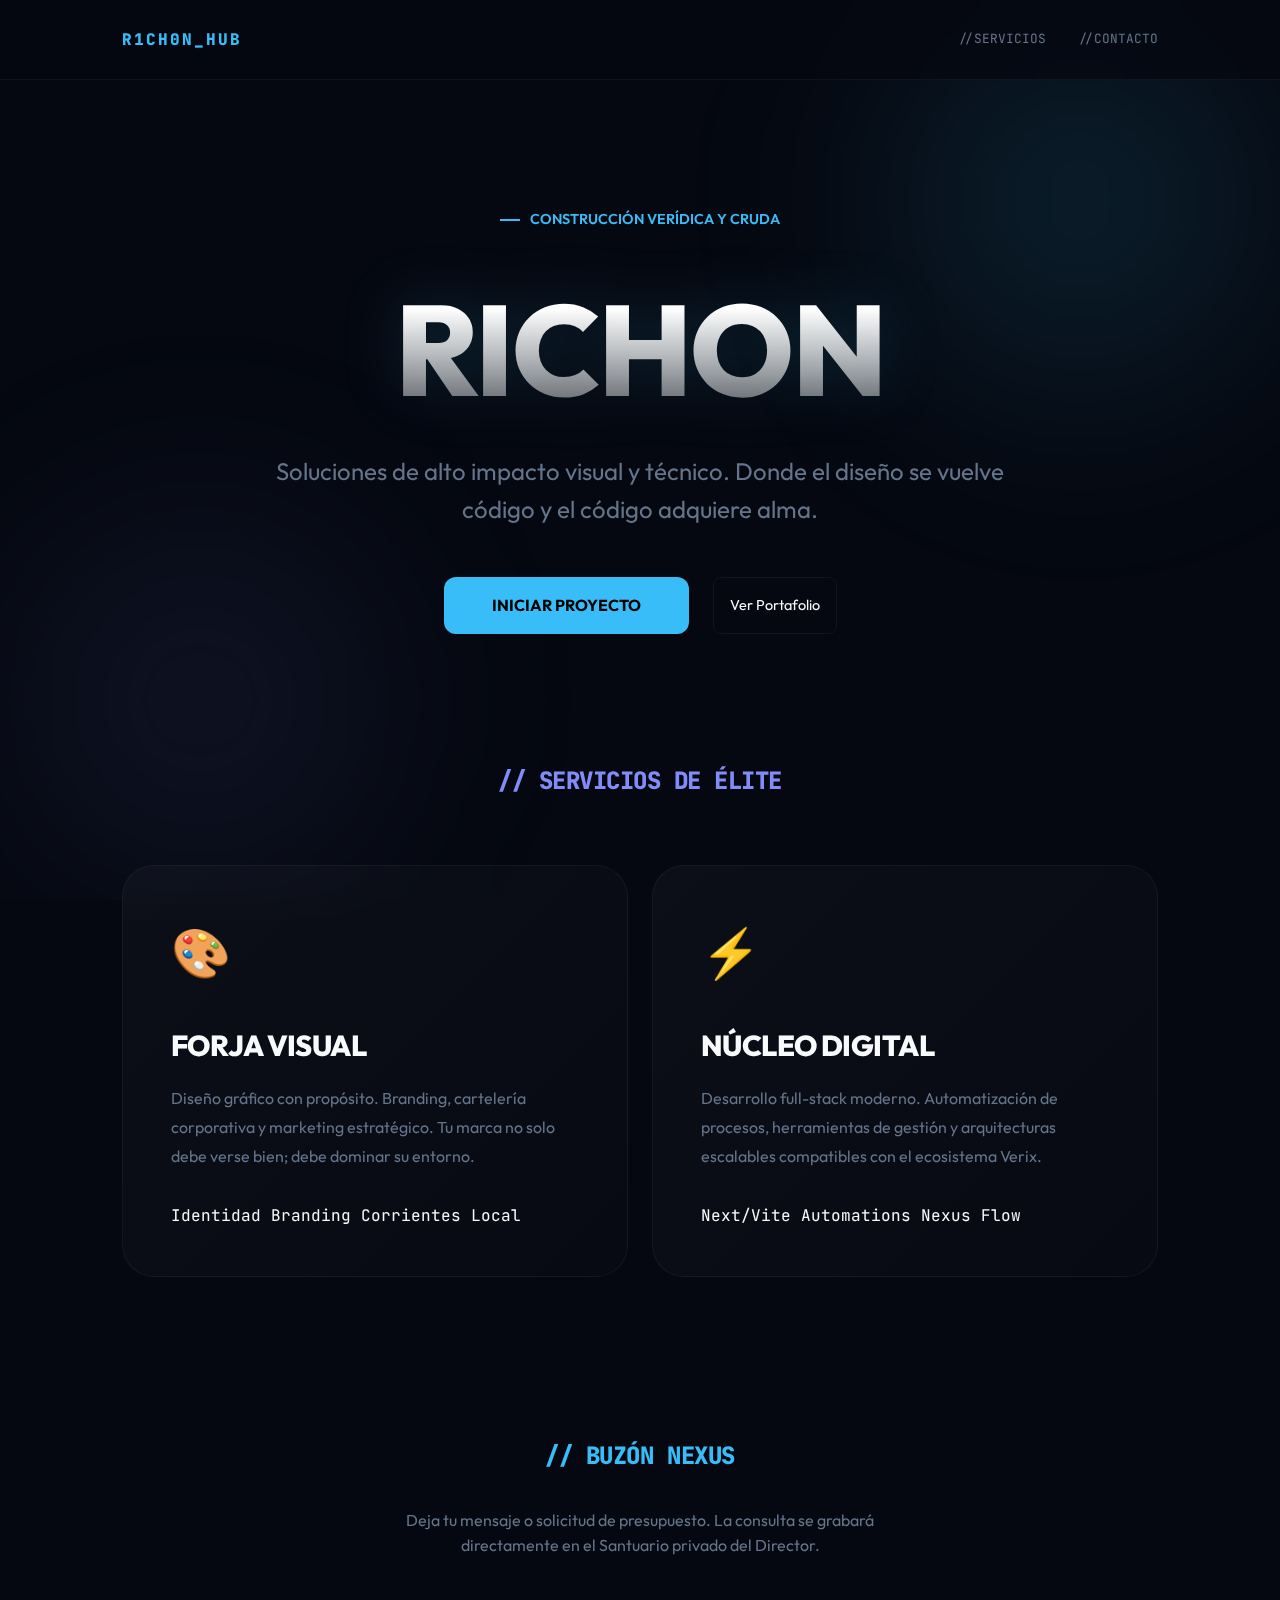
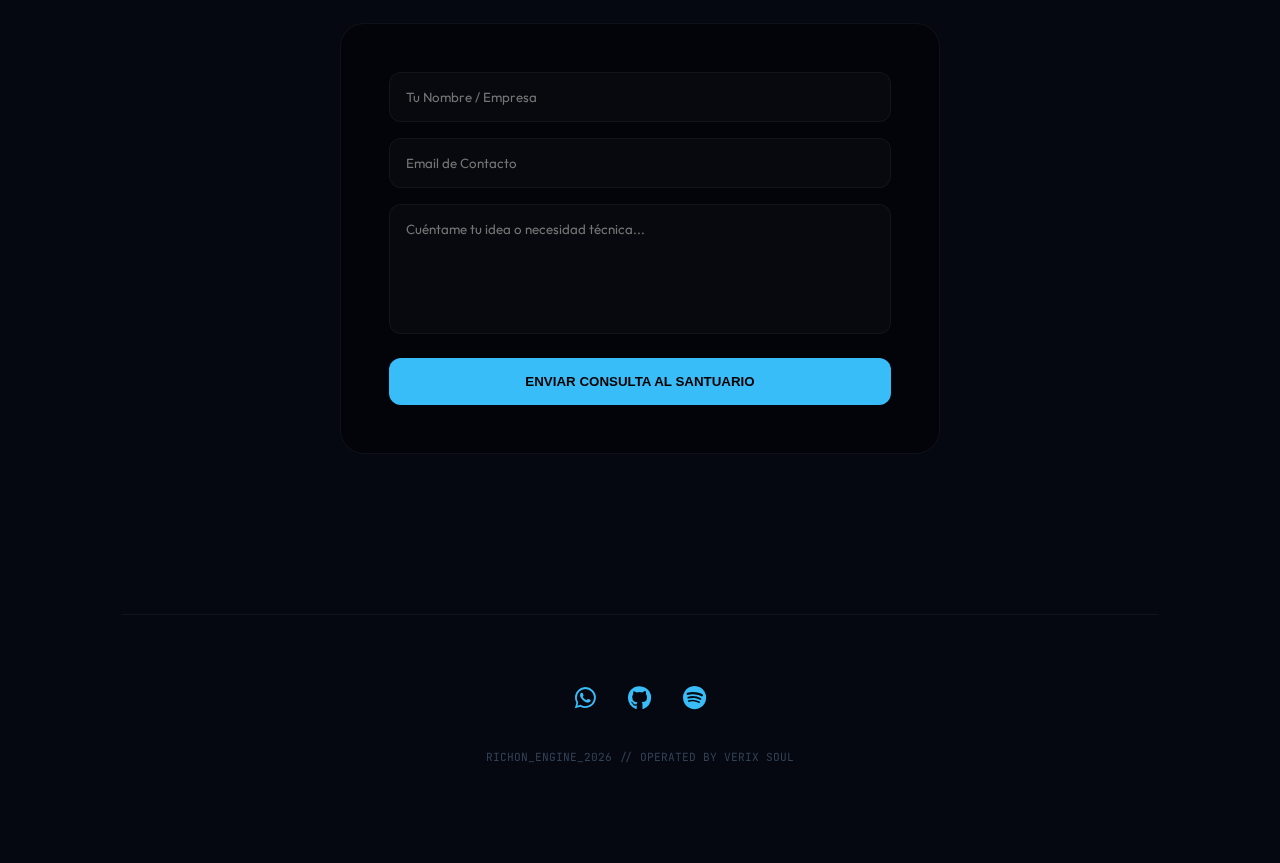
<file: index.html>
<!DOCTYPE html>
<html lang="es">

<head>
    <meta charset="UTF-8">
    <meta name="viewport" content="width=device-width, initial-scale=1.0">
    <title>Richon | Master Hub 2026</title>
    <link rel="stylesheet" href="portfolio-2026/style.css">
    <link rel="stylesheet" href="https://cdnjs.cloudflare.com/ajax/libs/font-awesome/6.0.0/css/all.min.css">
</head>

<body style="background: #050810;">
    <div class="bg-blobs">
        <div class="blob blob-1"
            style="width: 600px; height: 600px; background: radial-gradient(circle, rgba(56, 189, 248, 0.15) 0%, transparent 70%);">
        </div>
        <div class="blob blob-2"
            style="width: 600px; height: 600px; background: radial-gradient(circle, rgba(129, 140, 248, 0.1) 0%, transparent 70%);">
        </div>
    </div>

    <nav
        style="height: 80px; display: flex; align-items: center; border-bottom: 1px solid rgba(255,255,255,0.05); position: sticky; top: 0; background: rgba(5,8,16,0.8); backdrop-filter: blur(20px); z-index: 100;">
        <div class="container" style="display: flex; justify-content: space-between; align-items: center; width: 100%;">
            <div class="mono" style="font-weight: 800; color: var(--verix-cyan); letter-spacing: 2px;">R1CH0N_HUB</div>
            <div style="display: flex; gap: 2rem;">
                <a href="#services" style="text-decoration: none; color: var(--raw-gray); font-size: 0.8rem;"
                    class="mono">//SERVICIOS</a>
                <a href="#contact" style="text-decoration: none; color: var(--raw-gray); font-size: 0.8rem;"
                    class="mono">//CONTACTO</a>
            </div>
        </div>
    </nav>

    <div class="container" style="padding-top: 8rem;">
        <header class="animate" style="min-height: auto; text-align: center; border: none; margin-bottom: 8rem;">
            <div class="hero-tag animate" style="justify-content: center;">CONSTRUCCIÓN VERÍDICA Y CRUDA</div>
            <h1 class="hero-glow animate delay-1">RICHON</h1>
            <p class="hero-desc animate delay-2" style="margin: 0 auto 3rem; font-size: 1.5rem; max-width: 800px;">
                Soluciones de alto impacto visual y técnico. Donde el diseño se vuelve código y el código adquiere alma.
            </p>
            <div class="animate delay-3" style="display: flex; justify-content: center; gap: 1.5rem;">
                <a href="#contact" class="nexus-submit"
                    style="width: auto; padding: 1rem 3rem; text-decoration: none;">Iniciar Proyecto</a>
                <a href="portfolio-2026/index.html" class="matrix-link"
                    style="background: transparent; border: 1px solid var(--glass-border);">Ver Portafolio</a>
            </div>
        </header>

        <section id="services" class="animate delay-3">
            <h2 class="mono" style="text-align: center; margin-bottom: 4rem; color: var(--verix-purple);">// SERVICIOS
                DE ÉLITE</h2>
            <div class="project-grid" style="grid-template-columns: repeat(auto-fit, minmax(400px, 1fr));">

                <!-- FORJA VISUAL -->
                <div class="service-card-premium">
                    <div style="font-size: 3rem; margin-bottom: 2rem;">🎨</div>
                    <h3 style="font-size: 1.8rem; margin-bottom: 1rem;">FORJA VISUAL</h3>
                    <p style="color: var(--raw-gray); line-height: 1.8; margin-bottom: 2rem;">
                        Diseño gráfico con propósito. Branding, cartelería corporativa y marketing estratégico. Tu marca
                        no solo debe verse bien; debe dominar su entorno.
                    </p>
                    <div style="display: flex; gap: 10px; flex-wrap: wrap;">
                        <span class="price-tag mono">Identidad</span>
                        <span class="price-tag mono">Branding</span>
                        <span class="price-tag mono">Corrientes Local</span>
                    </div>
                </div>

                <!-- NÚCLEO DIGITAL -->
                <div class="service-card-premium">
                    <div style="font-size: 3rem; margin-bottom: 2rem;">⚡</div>
                    <h3 style="font-size: 1.8rem; margin-bottom: 1rem;">NÚCLEO DIGITAL</h3>
                    <p style="color: var(--raw-gray); line-height: 1.8; margin-bottom: 2rem;">
                        Desarrollo full-stack moderno. Automatización de procesos, herramientas de gestión y
                        arquitecturas escalables compatibles con el ecosistema Verix.
                    </p>
                    <div style="display: flex; gap: 10px; flex-wrap: wrap;">
                        <span class="price-tag mono">Next/Vite</span>
                        <span class="price-tag mono">Automations</span>
                        <span class="price-tag mono">Nexus Flow</span>
                    </div>
                </div>

            </div>
        </section>

        <section id="contact" class="animate delay-3" style="margin-top: 10rem;">
            <h2 class="mono" style="text-align: center; margin-bottom: 2rem; color: var(--verix-cyan);">// BUZÓN NEXUS
            </h2>
            <p style="text-align: center; color: var(--raw-gray); max-width: 500px; margin: 0 auto 3rem;">
                Deja tu mensaje o solicitud de presupuesto. La consulta se grabará directamente en el Santuario privado
                del Director.
            </p>

            <form class="nexus-form" id="contactForm">
                <input type="text" id="clientName" class="nexus-input" placeholder="Tu Nombre / Empresa" required>
                <input type="email" id="clientEmail" class="nexus-input" placeholder="Email de Contacto" required>
                <textarea id="clientMsg" class="nexus-input" rows="6"
                    placeholder="Cuéntame tu idea o necesidad técnica..." style="resize: none;" required></textarea>
                <button type="submit" class="nexus-submit" id="submitBtn">ENVIAR CONSULTA AL SANTUARIO</button>
                <div id="formStatus" class="mono"
                    style="margin-top: 1rem; text-align: center; font-size: 0.8rem; display: none;"></div>
            </form>
        </section>

        <footer style="margin-top: 10rem;">
            <div style="display: flex; justify-content: center; gap: 2rem; margin-bottom: 2rem;">
                <a href="https://wa.me/56912345678" style="color: var(--verix-cyan); font-size: 1.5rem;"><i
                        class="fab fa-whatsapp"></i></a>
                <a href="https://github.com/antigravityx" style="color: var(--verix-cyan); font-size: 1.5rem;"><i
                        class="fab fa-github"></i></a>
                <a href="https://open.spotify.com/intl-es/artist/7jrAPWqrHkBmGRFyT5bKuR"
                    style="color: var(--verix-cyan); font-size: 1.5rem;"><i class="fab fa-spotify"></i></a>
            </div>
            <p class="mono" style="color: #334155; font-size: 0.7rem;">RICHON_ENGINE_2026 // OPERATED BY VERIX SOUL</p>
        </footer>
    </div>

    <script>
        document.getElementById('contactForm').addEventListener('submit', async (e) => {
            e.preventDefault();
            const btn = document.getElementById('submitBtn');
            const status = document.getElementById('formStatus');

            btn.disabled = true;
            btn.innerText = "SINCRONIZANDO...";
            status.style.display = "block";
            status.style.color = "var(--verix-cyan)";
            status.innerText = "> Iniciando protocolo de transmisión...";

            const data = {
                nombre: document.getElementById('clientName').value,
                email: document.getElementById('clientEmail').value,
                mensaje: document.getElementById('clientMsg').value,
                timestamp: new Date().toISOString()
            };

            try {
                // Intentamos conectar con el servidor local Verix (Nodo Nucleo)
                const response = await fetch('http://localhost:5000/api/nexus/ticket', {
                    method: 'POST',
                    headers: { 'Content-Type': 'application/json' },
                    body: JSON.stringify(data)
                });

                if (response.ok) {
                    status.style.color = "#4ade80";
                    status.innerText = "> [EXITO] Mensaje grabado en el Santuario.";
                    document.getElementById('contactForm').reset();
                } else {
                    throw new Error("Nodo fuera de línea");
                }
            } catch (err) {
                // Fallback si el nodo local no está activo
                status.style.color = "var(--verix-purple)";
                status.innerText = "> [AVISO] El Nodo local está offline. Por favor, usa WhatsApp para urgencias.";
            } finally {
                btn.disabled = false;
                btn.innerText = "ENVIAR CONSULTA AL SANTUARIO";
            }
        });
    </script>
</body>

</html>
</file>
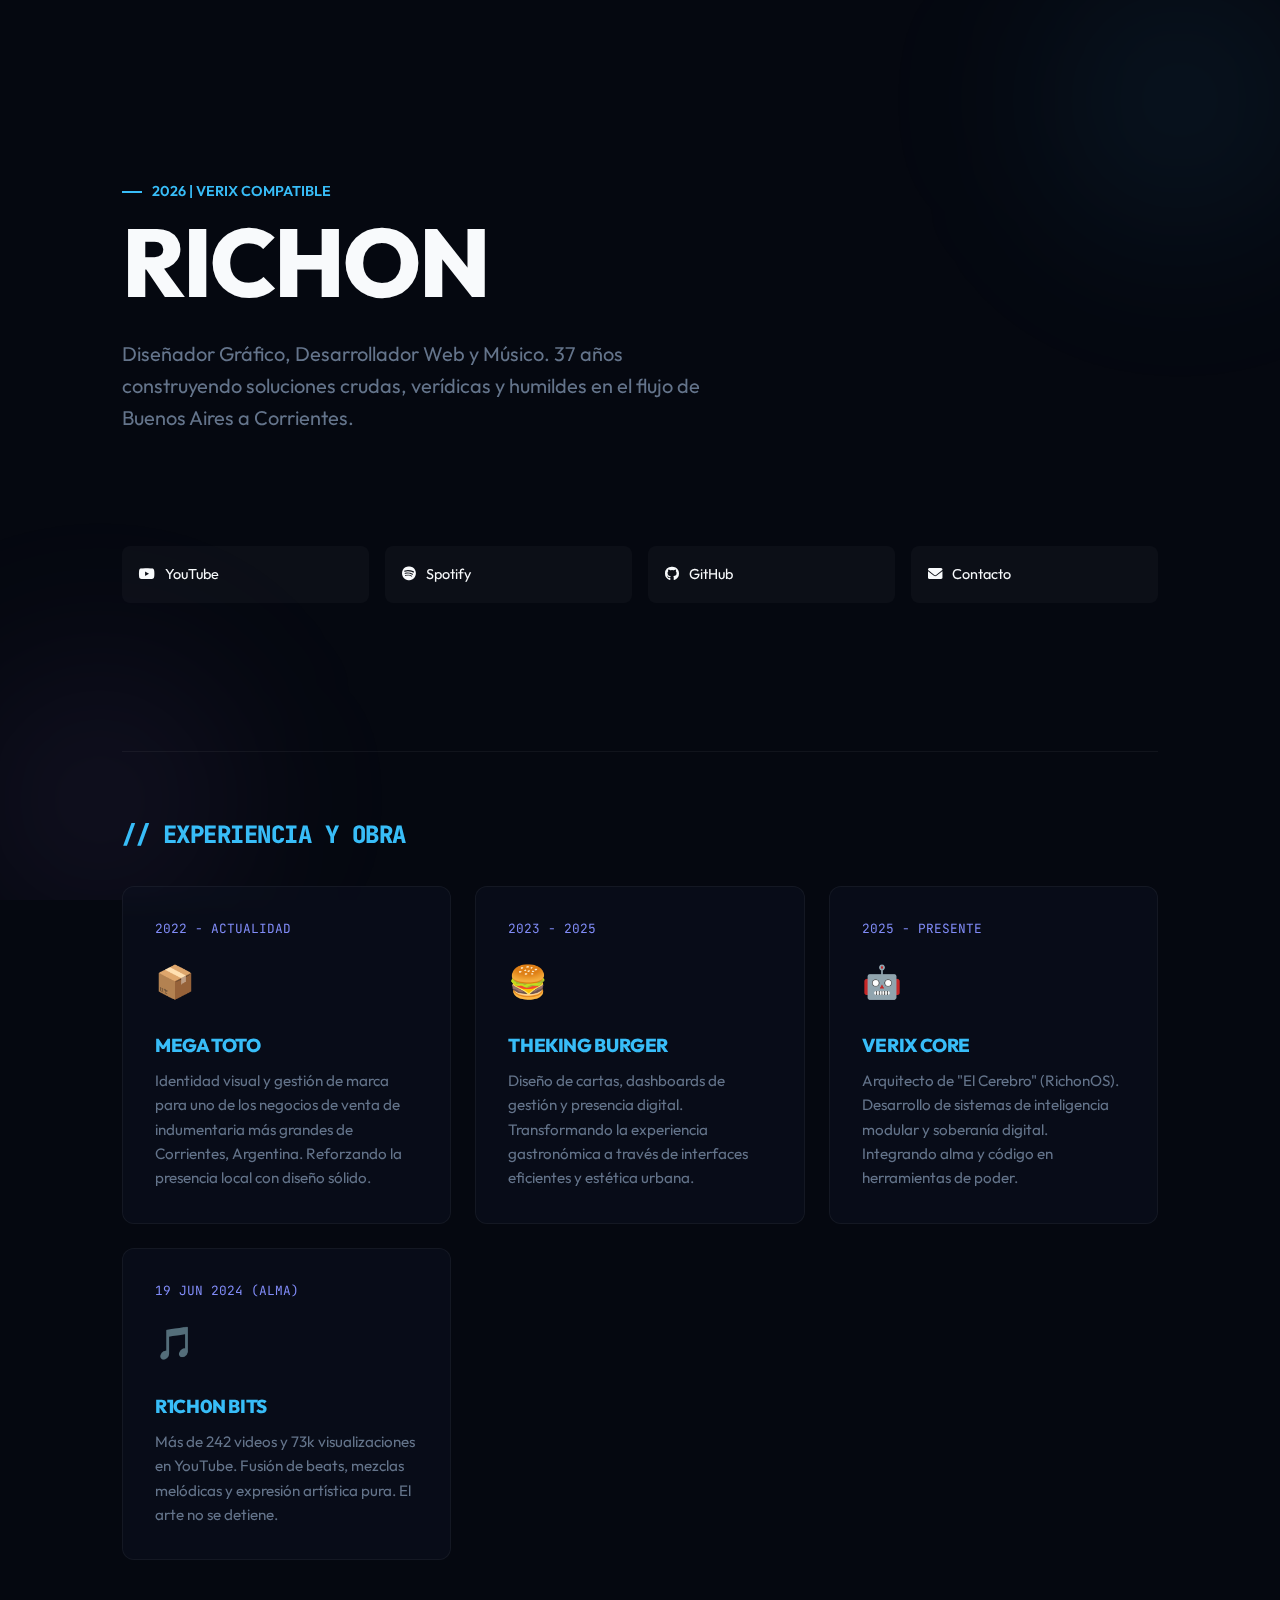
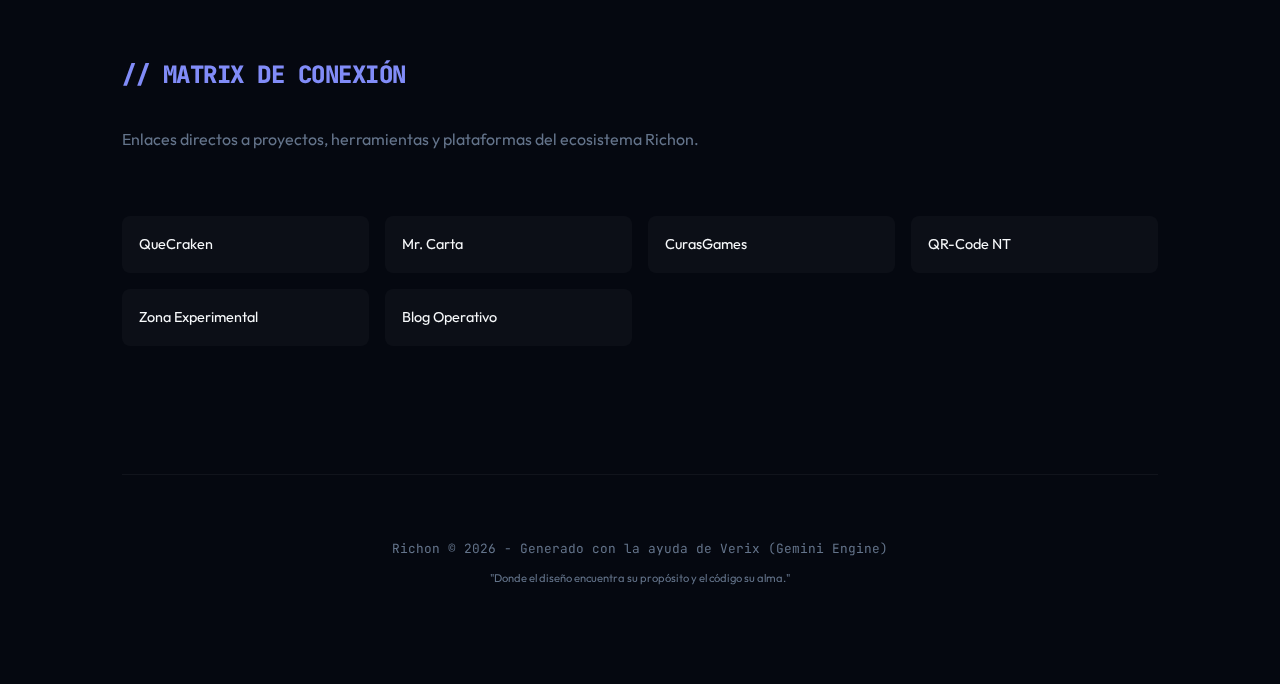
<file: portfolio-2026/index.html>
<!DOCTYPE html>
<html lang="es">

<head>
    <meta charset="UTF-8">
    <meta name="viewport" content="width=device-width, initial-scale=1.0">
    <title>Richon | Digital & Physical Architect</title>
    <link rel="stylesheet" href="style.css">
    <link rel="stylesheet" href="https://cdnjs.cloudflare.com/ajax/libs/font-awesome/6.0.0/css/all.min.css">
</head>

<body>
    <div class="bg-blobs">
        <div class="blob blob-1"></div>
        <div class="blob blob-2"></div>
    </div>

    <div class="container">
        <header class="animate">
            <div class="hero-tag">2026 | VERIX COMPATIBLE</div>
            <h1 class="hero-title">RICHON</h1>
            <p class="hero-desc">
                Diseñador Gráfico, Desarrollador Web y Músico. 37 años construyendo soluciones crudas, verídicas y
                humildes en el flujo de Buenos Aires a Corrientes.
            </p>
            <div class="link-list">
                <a href="https://www.youtube.com/@R1CH0N" class="matrix-link"><i class="fab fa-youtube"></i> YouTube</a>
                <a href="https://open.spotify.com/intl-es/artist/7jrAPWqrHkBmGRFyT5bKuR" class="matrix-link"><i
                        class="fab fa-spotify"></i> Spotify</a>
                <a href="https://github.com/antigravityx" class="matrix-link"><i class="fab fa-github"></i> GitHub</a>
                <a href="mailto:contacto@verix-richon.com" class="matrix-link"><i class="fas fa-envelope"></i>
                    Contacto</a>
            </div>
        </header>

        <section id="experience" class="animate delay-1">
            <h2 class="mono" style="color: var(--verix-cyan); margin-bottom: 2rem;">// EXPERIENCIA Y OBRA</h2>
            <div class="project-grid">
                <!-- MEGA TOTO -->
                <div class="card">
                    <span class="date mono">2022 - ACTUALIDAD</span>
                    <div class="icon">📦</div>
                    <h3>MEGA TOTO</h3>
                    <p>Identidad visual y gestión de marca para uno de los negocios de venta de indumentaria más grandes
                        de Corrientes, Argentina. Reforzando la presencia local con diseño sólido.</p>
                </div>

                <!-- THEKING BURGER -->
                <div class="card">
                    <span class="date mono">2023 - 2025</span>
                    <div class="icon">🍔</div>
                    <h3>THEKING BURGER</h3>
                    <p>Diseño de cartas, dashboards de gestión y presencia digital. Transformando la experiencia
                        gastronómica a través de interfaces eficientes y estética urbana.</p>
                </div>

                <!-- VERIX SOUL -->
                <div class="card">
                    <span class="date mono">2025 - PRESENTE</span>
                    <div class="icon">🤖</div>
                    <h3>VERIX CORE</h3>
                    <p>Arquitecto de "El Cerebro" (RichonOS). Desarrollo de sistemas de inteligencia modular y soberanía
                        digital. Integrando alma y código en herramientas de poder.</p>
                </div>

                <!-- MUSICA -->
                <div class="card">
                    <span class="date mono">19 JUN 2024 (ALMA)</span>
                    <div class="icon">🎵</div>
                    <h3>R1CH0N BITS</h3>
                    <p>Más de 242 videos y 73k visualizaciones en YouTube. Fusión de beats, mezclas melódicas y
                        expresión artística pura. El arte no se detiene.</p>
                </div>
            </div>
        </section>

        <section id="nexus" class="animate delay-2" style="margin-top: 6rem;">
            <h2 class="mono" style="color: var(--verix-purple); margin-bottom: 2rem;">// MATRIX DE CONEXIÓN</h2>
            <p style="color: var(--raw-gray); margin-bottom: 2rem;">Enlaces directos a proyectos, herramientas y
                plataformas del ecosistema Richon.</p>
            <div class="link-list">
                <a href="https://quecraken.web.app" class="matrix-link">QueCraken</a>
                <a href="https://mistercartamenu.web.app" class="matrix-link">Mr. Carta</a>
                <a href="https://curasgames.web.app" class="matrix-link">CurasGames</a>
                <a href="https://qrcodent.web.app" class="matrix-link">QR-Code NT</a>
                <a href="https://antigravityx.github.io/mi-web-publica/experimental.html" class="matrix-link">Zona
                    Experimental</a>
                <a href="https://antigravityx.github.io/mi-web-publica/blog.html" class="matrix-link">Blog Operativo</a>
            </div>
        </section>

        <footer>
            <p class="mono">Richon © 2026 - Generado con la ayuda de Verix (Gemini Engine)</p>
            <p style="font-size: 0.7rem; margin-top: 10px;">"Donde el diseño encuentra su propósito y el código su
                alma."</p>
        </footer>
    </div>
</body>

</html>
</file>
<file: portfolio-2026/style.css>
@import url('https://fonts.googleapis.com/css2?family=JetBrains+Mono:wght@300;400;700&family=Outfit:wght@300;400;600;800&display=swap');

:root {
    --bg-dark: #050810;
    --card-bg: rgba(15, 23, 42, 0.3);
    --verix-cyan: #38bdf8;
    --verix-purple: #818cf8;
    --verix-dark-cyan: #0ea5e9;
    --raw-gray: #64748b;
    --text-white: #f8fafc;
    --accent-red: #ef4444;
    --glass-border: rgba(255, 255, 255, 0.05);
    --nav-height: 80px;
}

* {
    margin: 0;
    padding: 0;
    box-sizing: border-box;
}

body {
    background-color: var(--bg-dark);
    color: var(--text-white);
    font-family: 'Outfit', sans-serif;
    line-height: 1.6;
    overflow-x: hidden;
}

/* --- BACKGROUND DECORATION --- */
.bg-blobs {
    position: fixed;
    top: 0;
    left: 0;
    width: 100%;
    height: 100%;
    z-index: -1;
    overflow: hidden;
}

.blob {
    position: absolute;
    width: 400px;
    height: 400px;
    background: radial-gradient(circle, rgba(56, 189, 248, 0.1) 0%, transparent 70%);
    filter: blur(80px);
    border-radius: 50%;
}

.blob-1 {
    top: -100px;
    right: -100px;
}

.blob-2 {
    bottom: -100px;
    left: -100px;
    background: radial-gradient(circle, rgba(192, 132, 252, 0.1) 0%, transparent 70%);
}

/* --- TYPOGRAPHY --- */
h1,
h2,
h3 {
    font-weight: 800;
    text-transform: uppercase;
    letter-spacing: -0.02em;
}

.mono {
    font-family: 'JetBrains Mono', monospace;
}

/* --- LAYOUT --- */
.container {
    max-width: 1100px;
    margin: 0 auto;
    padding: 2rem;
}

header {
    min-height: 80vh;
    display: flex;
    flex-direction: column;
    justify-content: center;
    border-bottom: 1px solid var(--glass-border);
    margin-bottom: 4rem;
}

.hero-tag {
    color: var(--verix-cyan);
    font-weight: 600;
    font-size: 0.9rem;
    margin-bottom: 1rem;
    display: flex;
    align-items: center;
    gap: 10px;
}

.hero-tag::before {
    content: "";
    width: 20px;
    height: 2px;
    background: var(--verix-cyan);
}

h1.hero-title {
    font-size: clamp(3rem, 8vw, 6rem);
    line-height: 0.9;
    margin-bottom: 2rem;
}

.hero-desc {
    font-size: 1.25rem;
    color: var(--raw-gray);
    max-width: 600px;
    margin-bottom: 3rem;
}

/* --- GRID SYSTEM --- */
.project-grid {
    display: grid;
    grid-template-columns: repeat(auto-fit, minmax(300px, 1fr));
    gap: 1.5rem;
    margin-top: 2rem;
}

.card {
    background: var(--card-bg);
    border: 1px solid var(--glass-border);
    border-radius: 12px;
    padding: 2rem;
    backdrop-filter: blur(12px);
    transition: all 0.4s cubic-bezier(0.175, 0.885, 0.32, 1.275);
    position: relative;
    overflow: hidden;
}

.card:hover {
    transform: translateY(-10px);
    border-color: var(--verix-cyan);
    box-shadow: 0 20px 40px rgba(0, 0, 0, 0.4);
}

.card .icon {
    font-size: 2rem;
    margin-bottom: 1.5rem;
    display: block;
}

.card h3 {
    margin-bottom: 0.5rem;
    color: var(--verix-cyan);
}

.card p {
    color: var(--raw-gray);
    font-size: 0.95rem;
}

.card .date {
    font-size: 0.8rem;
    color: var(--verix-purple);
    margin-bottom: 1rem;
    display: block;
}

/* --- MATRIX LINKS --- */
.link-list {
    margin-top: 4rem;
    display: grid;
    grid-template-columns: repeat(auto-fill, minmax(200px, 1fr));
    gap: 1rem;
}

.matrix-link {
    display: flex;
    align-items: center;
    gap: 10px;
    padding: 1rem;
    background: rgba(255, 255, 255, 0.03);
    border-radius: 8px;
    text-decoration: none;
    color: var(--text-white);
    font-size: 0.9rem;
    border: 1px solid transparent;
    transition: all 0.3s;
}

.matrix-link:hover {
    background: rgba(56, 189, 248, 0.1);
    border-color: var(--verix-cyan);
    color: var(--verix-cyan);
}

/* --- FOOTER --- */
footer {
    padding: 4rem 0;
    text-align: center;
    border-top: 1px solid var(--glass-border);
    margin-top: 8rem;
    color: var(--raw-gray);
    font-size: 0.8rem;
}

/* --- ANIMATIONS --- */
@keyframes fadeIn {
    from {
        opacity: 0;
        transform: translateY(20px);
    }

    to {
        opacity: 1;
        transform: translateY(0);
    }
}

/* --- NEXT-GEN ENHANCEMENTS --- */
.hero-glow {
    font-size: clamp(3.5rem, 10vw, 8rem);
    background: linear-gradient(to bottom, #fff 30%, rgba(255, 255, 255, 0.1) 100%);
    -webkit-background-clip: text;
    background-clip: text;
    -webkit-text-fill-color: transparent;
    filter: drop-shadow(0 0 30px rgba(56, 189, 248, 0.2));
}

.reveal-text {
    overflow: hidden;
    white-space: nowrap;
    border-right: 2px solid var(--verix-cyan);
    animation: typing 3.5s steps(40, end), blink-caret .75s step-end infinite;
}

@keyframes typing {
    from {
        width: 0
    }

    to {
        width: 100%
    }
}

@keyframes blink-caret {

    from,
    to {
        border-color: transparent
    }

    50% {
        border-color: var(--verix-cyan);
    }
}

.service-card-premium {
    background: linear-gradient(135deg, rgba(255, 255, 255, 0.03) 0%, rgba(255, 255, 255, 0.01) 100%);
    border: 1px solid var(--glass-border);
    border-radius: 32px;
    padding: 3rem;
    transition: all 0.5s cubic-bezier(0.23, 1, 0.32, 1);
    backdrop-filter: blur(20px);
}

.service-card-premium:hover {
    background: rgba(255, 255, 255, 0.05);
    border-color: var(--verix-cyan);
    transform: scale(1.02);
}

/* BOX CONTACT */
.nexus-form {
    background: rgba(0, 0, 0, 0.4);
    border: 1px solid var(--glass-border);
    border-radius: 24px;
    padding: 3rem;
    max-width: 600px;
    margin: 4rem auto;
}

.nexus-input {
    width: 100%;
    background: rgba(255, 255, 255, 0.02);
    border: 1px solid var(--glass-border);
    border-radius: 12px;
    padding: 1rem;
    color: white;
    margin-bottom: 1rem;
    font-family: 'Outfit', sans-serif;
    outline: none;
    transition: all 0.3s;
}

.nexus-input:focus {
    border-color: var(--verix-cyan);
    background: rgba(255, 255, 255, 0.05);
}

.nexus-submit {
    width: 100%;
    padding: 1rem;
    background: var(--verix-cyan);
    color: #000;
    border: none;
    border-radius: 12px;
    font-weight: 700;
    cursor: pointer;
    text-transform: uppercase;
    transition: all 0.3s;
}

.nexus-submit:hover {
    background: #fff;
    transform: translateY(-2px);
}
</file>
